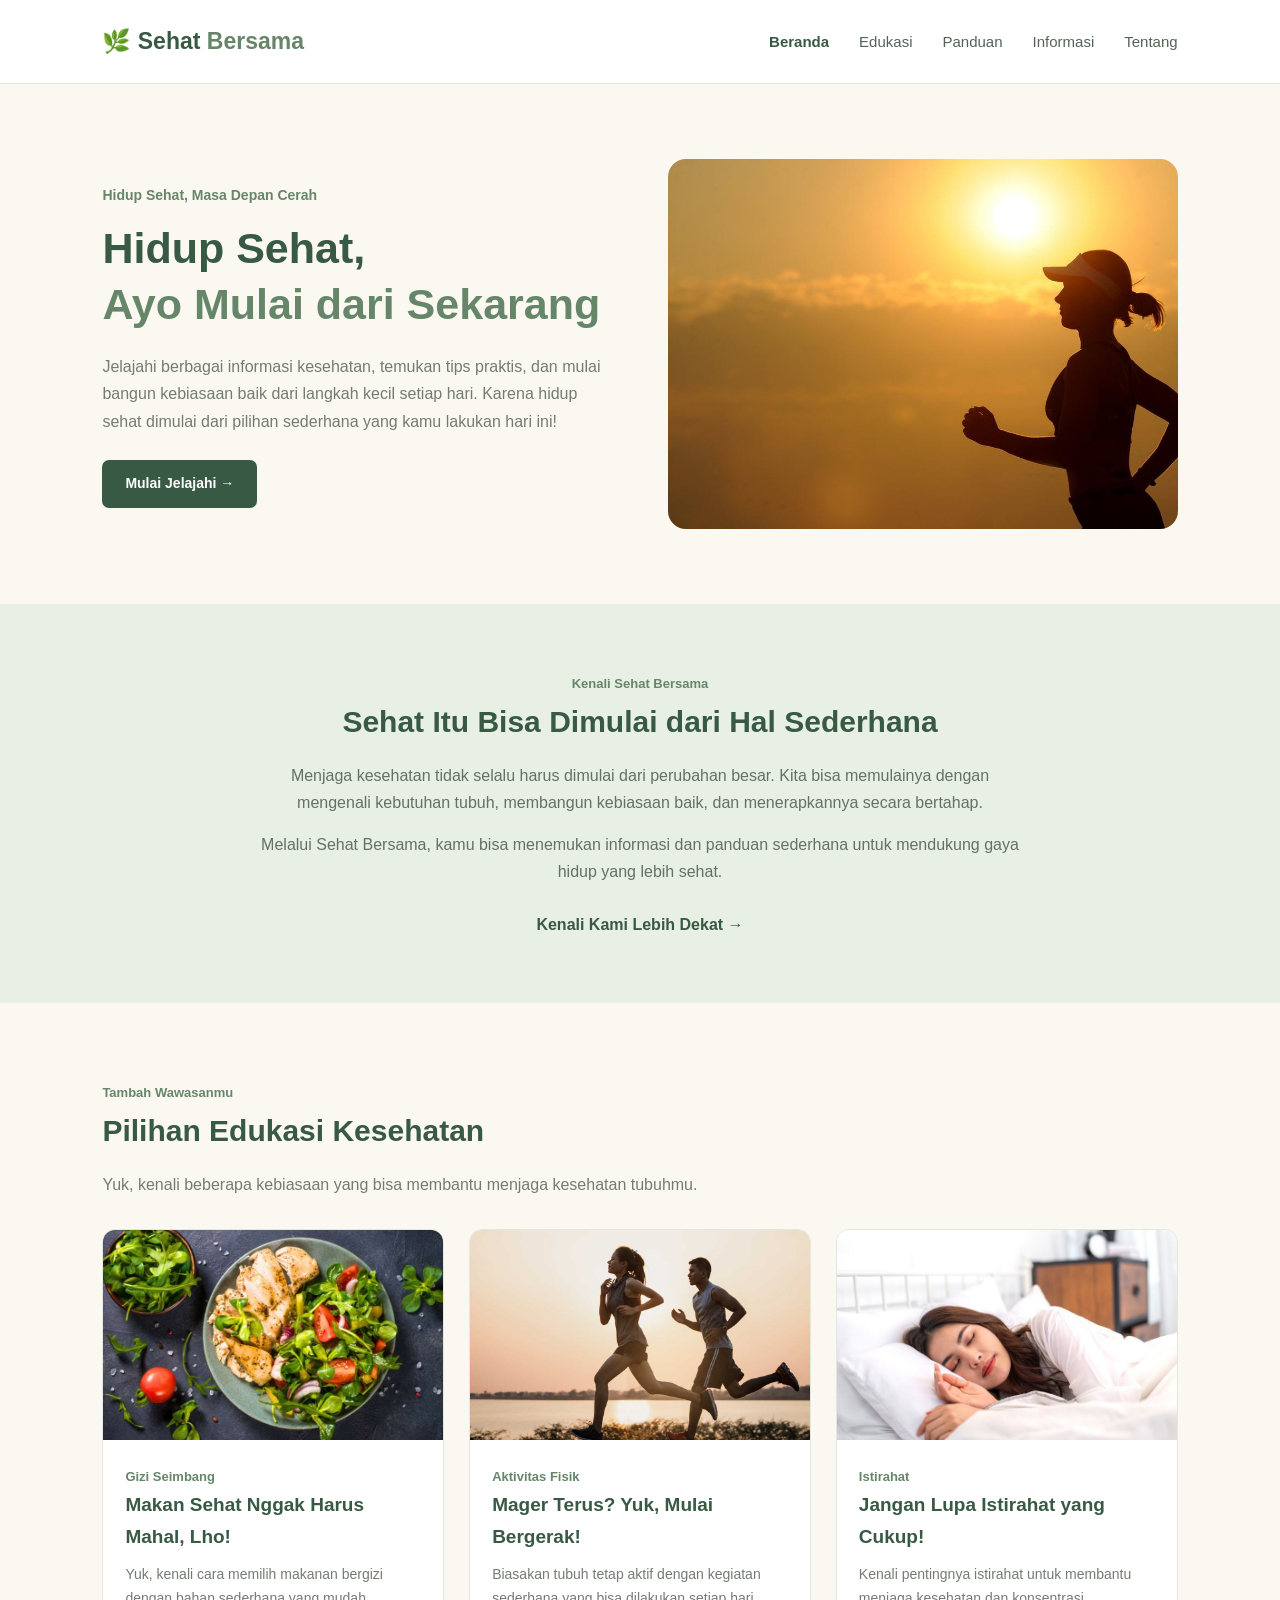
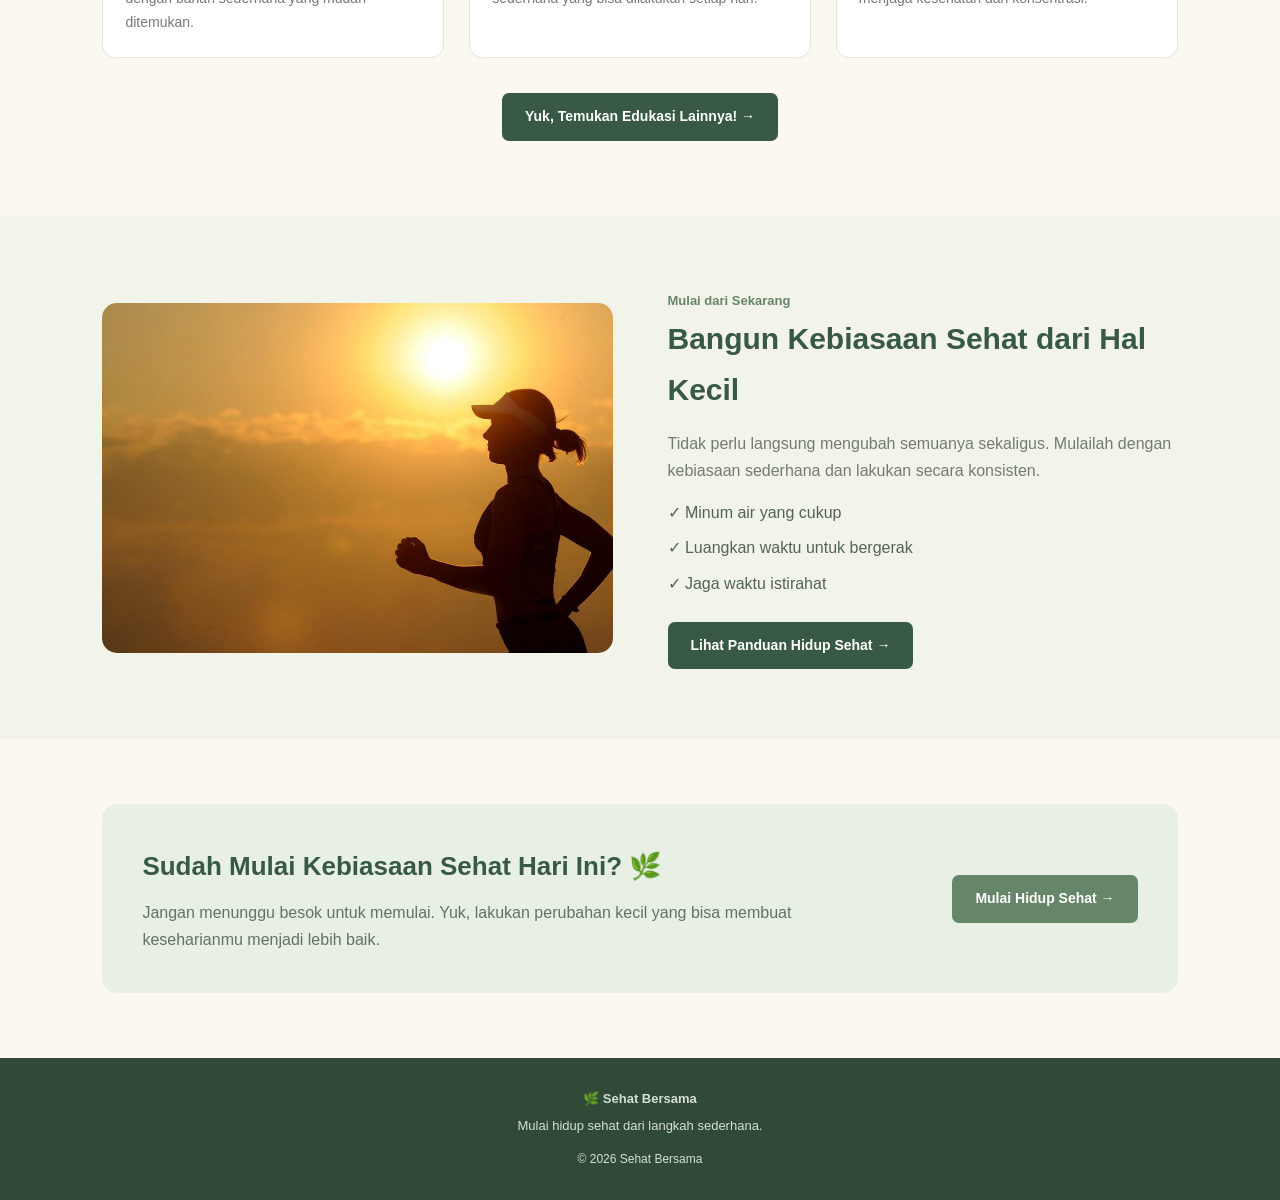
<file: Index.html>
<!DOCTYPE html>
<html lang="id">
<head>
    <meta charset="UTF-8">
    <meta name="viewport" content="width=device-width, initial-scale=1.0">

    <meta name="description" content="Sehat Bersama menyediakan informasi dan panduan sederhana untuk membantu membangun kebiasaan hidup sehat.">

    <title>Sehat Bersama | Beranda</title>

    <link rel="stylesheet" href="style-beranda.css">
</head>
<body>

    <!-- Navigasi -->
    <header class="header">
        <a href="index.html" class="logo">
            🌿 Sehat <span>Bersama</span>
        </a>

        <nav class="navbar">
            <a href="index.html" class="active">Beranda</a>
            <a href="edukasi.html">Edukasi</a>
            <a href="panduan.html">Panduan</a>
            <a href="informasi.html">Informasi</a>
            <a href="tentang.html">Tentang</a>
        </nav>
    </header>


    <main>

        <!-- Bagian utama -->
        <section class="hero">
            <div class="hero-text">
                <span class="label">Hidup Sehat, Masa Depan Cerah</span>

                <h1>
                    Hidup Sehat,<br>
                    <span>Ayo Mulai dari Sekarang</span>
                </h1>

                <p>
                    Jelajahi berbagai informasi kesehatan, temukan tips praktis,
                    dan mulai bangun kebiasaan baik dari langkah kecil setiap hari.
                    Karena hidup sehat dimulai dari pilihan sederhana yang kamu lakukan hari ini!
                </p>

                <a href="edukasi.html" class="btn">
                    Mulai Jelajahi →
                </a>
            </div>

            <div class="hero-image">
                <img
                    src="beranda.jpg"
                    alt="Suasana tenang untuk mendukung gaya hidup sehat">
            </div>
        </section>


        <!-- Pengenalan Sehat Bersama -->
        <section class="intro-section">
            <div class="intro-text">
                <span class="kategori">Kenali Sehat Bersama</span>

                <h2>Sehat Itu Bisa Dimulai dari Hal Sederhana</h2>

                <p>
                    Menjaga kesehatan tidak selalu harus dimulai dari perubahan
                    besar. Kita bisa memulainya dengan mengenali kebutuhan tubuh,
                    membangun kebiasaan baik, dan menerapkannya secara bertahap.
                </p>

                <p>
                    Melalui Sehat Bersama, kamu bisa menemukan informasi dan
                    panduan sederhana untuk mendukung gaya hidup yang lebih sehat.
                </p>

                <a href="tentang.html" class="text-link">
                    Kenali Kami Lebih Dekat →
                </a>
            </div>
        </section>


        <!-- Pilihan edukasi -->
        <section class="artikel-section">
            <div class="section-heading">
                <div>
                    <span class="kategori">Tambah Wawasanmu</span>

                    <h2>Pilihan Edukasi Kesehatan</h2>

                    <p>
                        Yuk, kenali beberapa kebiasaan yang bisa membantu
                        menjaga kesehatan tubuhmu.
                    </p>
                </div>
            </div>

            <div class="artikel-grid">

                <!-- Edukasi Gizi Seimbang -->
                <article class="artikel-card">
                    <img
                        src="food.jpg"
                        alt="Beragam makanan sehat dan sayuran">

                    <div class="artikel-content">
                        <span class="kategori">Gizi Seimbang</span>

                        <h3>Makan Sehat Nggak Harus Mahal, Lho!</h3>

                        <p>
                            Yuk, kenali cara memilih makanan bergizi
                            dengan bahan sederhana yang mudah ditemukan.
                        </p>
                    </div>
                </article>


                <!-- Edukasi Aktivitas Fisik -->
                <article class="artikel-card">
                    <img
                        src="olahraga.jpg"
                        alt="Contoh olahraga sederhana di rumah">

                    <div class="artikel-content">
                        <span class="kategori">Aktivitas Fisik</span>

                        <h3>Mager Terus? Yuk, Mulai Bergerak!</h3>

                        <p>
                            Biasakan tubuh tetap aktif dengan kegiatan
                            sederhana yang bisa dilakukan setiap hari.
                        </p>
                    </div>
                </article>


                <!-- Edukasi Istirahat -->
                <article class="artikel-card">
                    <img
                        src="istirahat.jpg"
                        alt="Suasana kamar yang nyaman untuk beristirahat">

                    <div class="artikel-content">
                        <span class="kategori">Istirahat</span>

                        <h3>Jangan Lupa Istirahat yang Cukup!</h3>

                        <p>
                            Kenali pentingnya istirahat untuk membantu
                            menjaga kesehatan dan konsentrasi.
                        </p>
                    </div>
                </article>

            </div>

            <div class="artikel-link">
                <a href="edukasi.html" class="btn">
                    Yuk, Temukan Edukasi Lainnya! →
                </a>
            </div>
        </section>


        <!-- Cuplikan panduan -->
        <section class="panduan-section">
            <div class="panduan-image">
                <img
                    src="beranda.jpg"
                    alt="Suasana tenang untuk beristirahat dan menenangkan pikiran">
            </div>

            <div class="panduan-text">
                <span class="kategori">Mulai dari Sekarang</span>

                <h2>Bangun Kebiasaan Sehat dari Hal Kecil</h2>

                <p>
                    Tidak perlu langsung mengubah semuanya sekaligus.
                    Mulailah dengan kebiasaan sederhana dan lakukan secara konsisten.
                </p>

                <ul>
                    <li>✓ Minum air yang cukup</li>
                    <li>✓ Luangkan waktu untuk bergerak</li>
                    <li>✓ Jaga waktu istirahat</li>
                </ul>

                <a href="panduan.html" class="btn">
                    Lihat Panduan Hidup Sehat →
                </a>
            </div>
        </section>


        <!-- Ajakan penutup -->
        <section class="tips-banner">
            <div class="tips-text">
                <h2>Sudah Mulai Kebiasaan Sehat Hari Ini? 🌿</h2>

                <p>
                    Jangan menunggu besok untuk memulai. Yuk, lakukan perubahan
                    kecil yang bisa membuat keseharianmu menjadi lebih baik.
                </p>
            </div>

            <a href="panduan.html" class="btn btn-pink">
                Mulai Hidup Sehat →
            </a>
        </section>

    </main>


    <!-- Footer -->
    <footer class="footer">
        <p class="footer-logo">🌿 Sehat Bersama</p>

        <p>Mulai hidup sehat dari langkah sederhana.</p>

        <p class="copyright">
            &copy; 2026 Sehat Bersama
        </p>
    </footer>

</body>
</html>
</file>
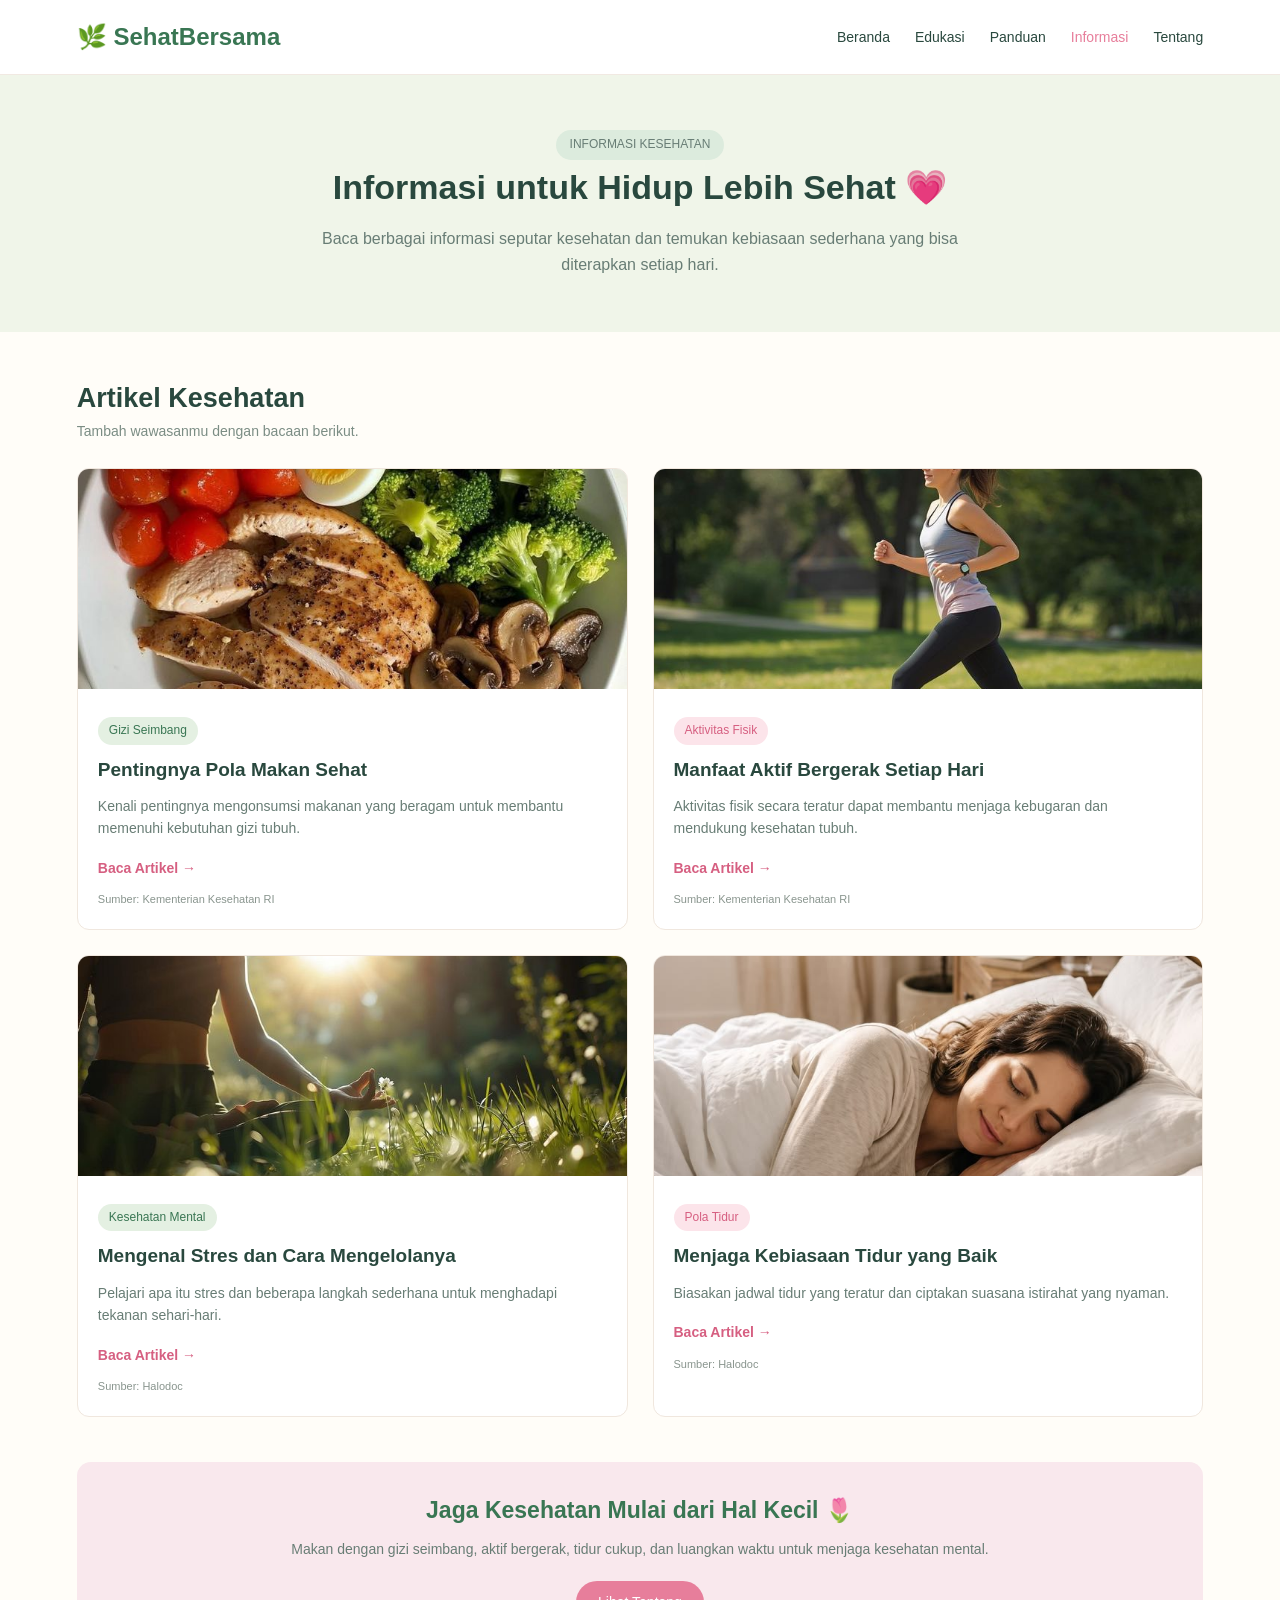
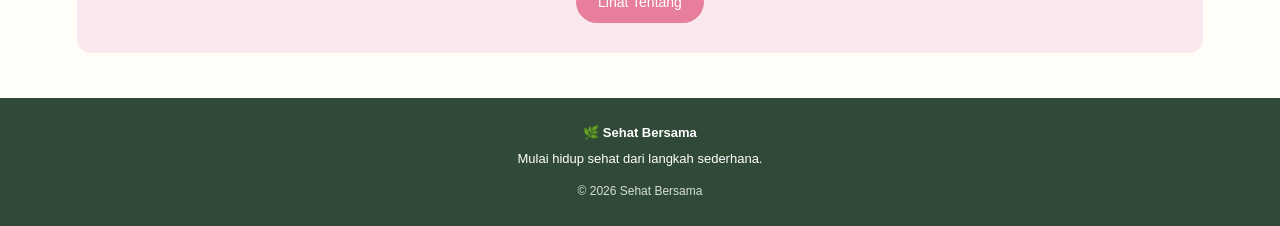
<file: informasi.html>
<!DOCTYPE html>
<html lang="id">
<head>
    <meta charset="UTF-8">
    <meta name="viewport" content="width=device-width, initial-scale=1.0">
    <title>Informasi Kesehatan | Sehat Bersama</title>
    <link rel="stylesheet" href="style-informasi.css">
</head>
<body>

    <!-- Navbar -->
    <header>
        <nav class="navbar">
            <h2 class="logo">🌿 SehatBersama</span></h2>

            <ul class="nav-menu">
                <li><a href="index.html">Beranda</a></li>
                <li><a href="edukasi.html">Edukasi</a></li>
                <li><a href="panduan.html">Panduan</a></li>
                <li><a href="informasi.html" class="active">Informasi</a></li>
                <li><a href="tentang.html">Tentang</a></li>
            </ul>
        </nav>
    </header>

    <!-- Judul halaman -->
    <section class="judul-halaman">
        <p class="label">INFORMASI KESEHATAN</p>
        <h1>Informasi untuk Hidup Lebih Sehat 💗</h1>
        <p>
            Baca berbagai informasi seputar kesehatan dan temukan
            kebiasaan sederhana yang bisa diterapkan setiap hari.
        </p>
    </section>

    <!-- Daftar artikel -->
    <section class="daftar-informasi">

        <div class="judul-section">
            <h2>Artikel Kesehatan</h2>
            <p>Tambah wawasanmu dengan bacaan berikut.</p>
        </div>

        <div class="kumpulan-kartu">

            <!-- Artikel 1 -->
            <div class="kartu">
                <img
                    src="Makanan sehat.jpg"
                    alt="Makanan sehat">

                <div class="isi-kartu">
                    <span class="kategori hijau">Gizi Seimbang</span>
                    <h3>Pentingnya Pola Makan Sehat</h3>
                    <p>
                        Kenali pentingnya mengonsumsi makanan yang
                        beragam untuk membantu memenuhi kebutuhan gizi tubuh.
                    </p>

                    <a
                        href="https://keslan.kemkes.go.id/view_artikel/3467/pola-makan-yang-sehat"
                        target="_blank"
                        rel="noopener noreferrer">
                        Baca Artikel →
                    </a>

                    <small>Sumber: Kementerian Kesehatan RI</small>
                </div>
            </div>

            <!-- Artikel 2 -->
            <div class="kartu">
                <img
                    src="Aktivitas fisik.jpg"
                    alt="Orang sedang berolahraga">

                <div class="isi-kartu">
                    <span class="kategori pink">Aktivitas Fisik</span>
                    <h3>Manfaat Aktif Bergerak Setiap Hari</h3>
                    <p>
                        Aktivitas fisik secara teratur dapat membantu
                        menjaga kebugaran dan mendukung kesehatan tubuh.
                    </p>

                    <a
                        href="https://upk.kemkes.go.id/new/6-manfaat-aktivitas-fisik"
                        target="_blank"
                        rel="noopener noreferrer">
                        Baca Artikel →
                    </a>

                    <small>Sumber: Kementerian Kesehatan RI</small>
                </div>
            </div>

            <!-- Artikel 3 -->
            <div class="kartu">
                <img
                    src="Kesehatan mental.jpg"
                    alt="Suasana relaksasi">

                <div class="isi-kartu">
                    <span class="kategori hijau">Kesehatan Mental</span>
                    <h3>Mengenal Stres dan Cara Mengelolanya</h3>
                    <p>
                        Pelajari apa itu stres dan beberapa langkah
                        sederhana untuk menghadapi tekanan sehari-hari.
                    </p>

                    <a
                        href="https://www.halodoc.com/kesehatan/kesehatan-mental?srsltid=AYCX9vJRVHr8eKQbOxNOJ3jrbwyta1dOIupzgLFlteJFiO_tIv8tdIsv"
                        target="_blank"
                        rel="noopener noreferrer">
                        Baca Artikel →
                    </a>

                    <small>Sumber: Halodoc</small>
                </div>
            </div>

            <!-- Artikel 4 -->
            <div class="kartu">
                <img
                    src="Pola tidur.jpg"
                    alt="Kamar tidur yang nyaman">

                <div class="isi-kartu">
                    <span class="kategori pink">Pola Tidur</span>
                    <h3>Menjaga Kebiasaan Tidur yang Baik</h3>
                    <p>
                        Biasakan jadwal tidur yang teratur dan ciptakan
                        suasana istirahat yang nyaman.
                    </p>

                    <a
                        href="https://www.halodoc.com/artikel/kenali-pola-tidur-yang-baik-untuk-kesehatan?srsltid=AYCX9vLqEjLrZXadG1Yli5sNaac3KdK78Kx70rJsf2BUHKmoVTurCMfi"
                        target="_blank"
                        rel="noopener noreferrer">
                        Baca Artikel →
                    </a>

                    <small>Sumber: Halodoc</small>
                </div>
            </div>

        </div>
    </section>

    <!-- Pengingat -->
    <section class="pengingat">
        <h2>Jaga Kesehatan Mulai dari Hal Kecil 🌷</h2>
        <p>
            Makan dengan gizi seimbang, aktif bergerak, tidur cukup,
            dan luangkan waktu untuk menjaga kesehatan mental.
        </p>
        <a href="tentang.html" class="tombol">Lihat Tentang</a>
    </section>

    <!-- Footer -->
    <footer class="footer">
        <p class="footer-logo">🌿 Sehat Bersama</p>
        <p>Mulai hidup sehat dari langkah sederhana.</p>
        <p class="copyright">
            &copy; 2026 Sehat Bersama
        </p>
    </footer>

</body>
</html>
</file>
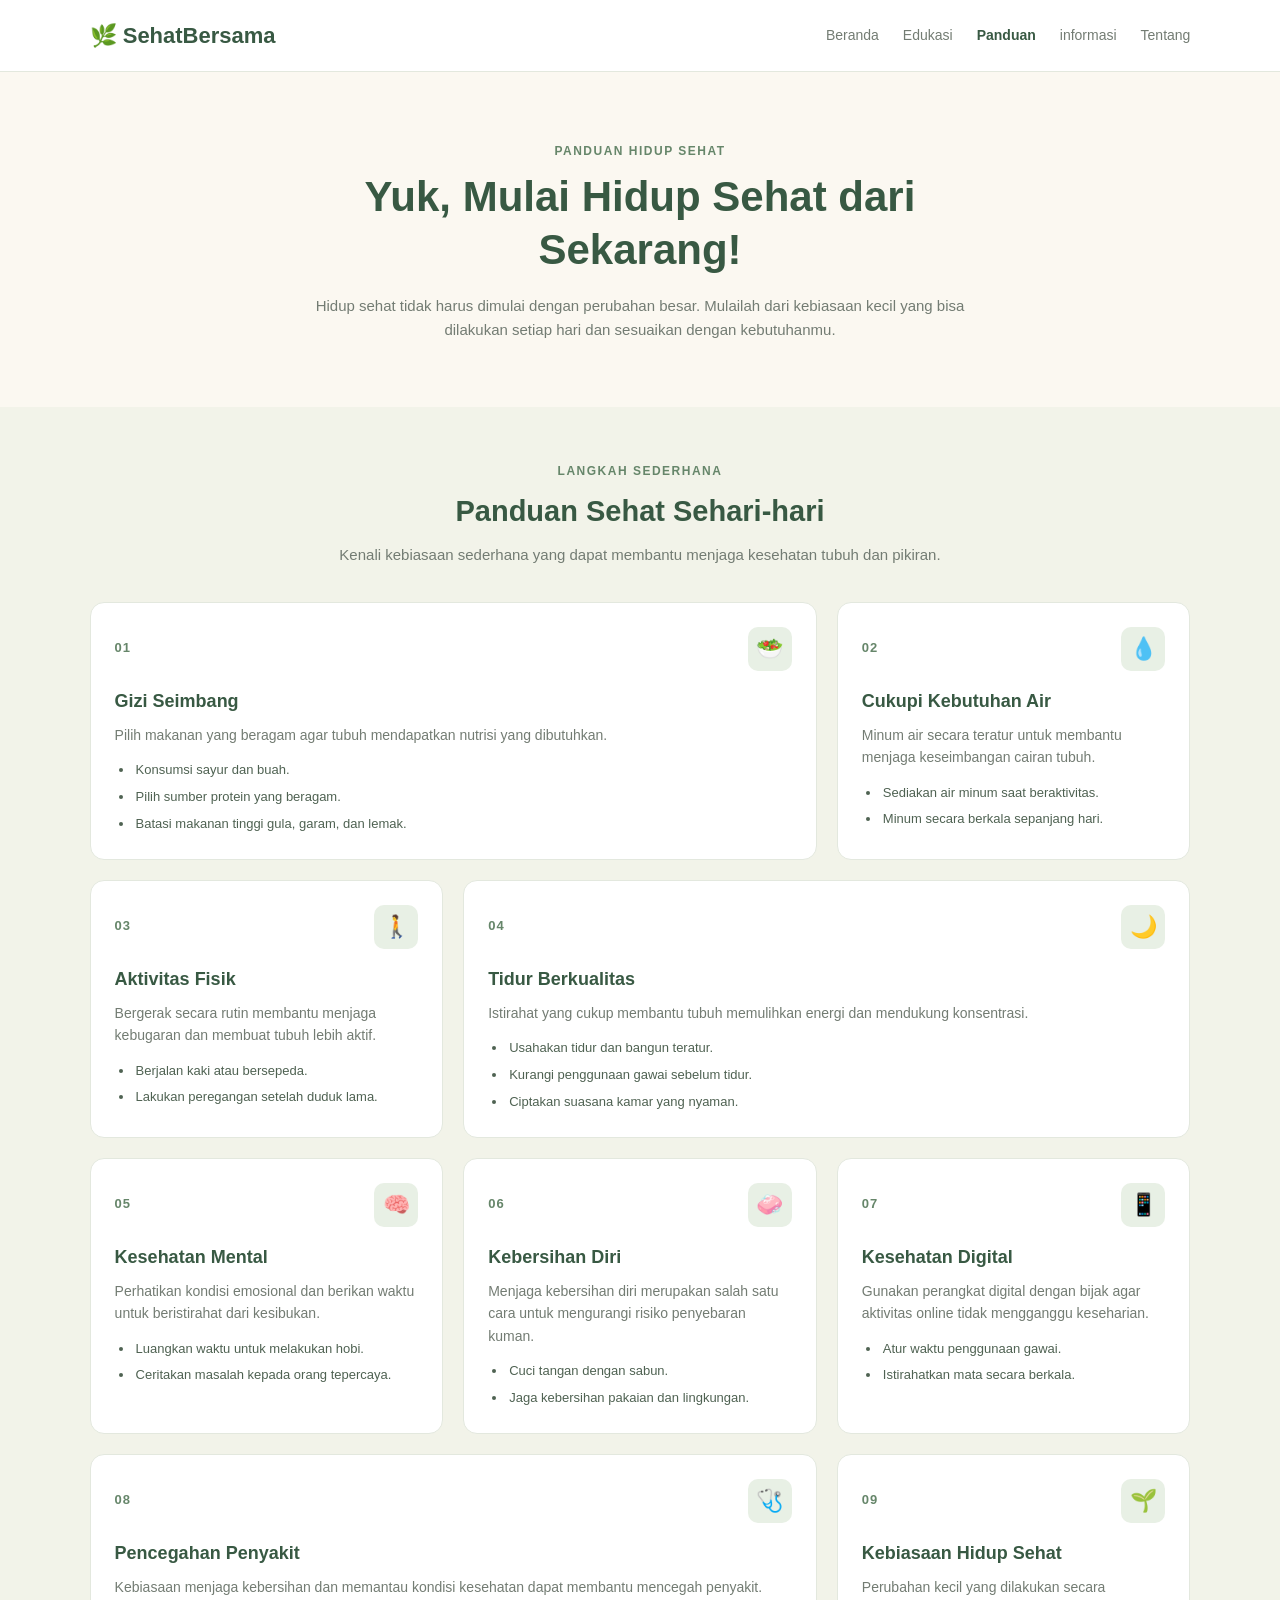
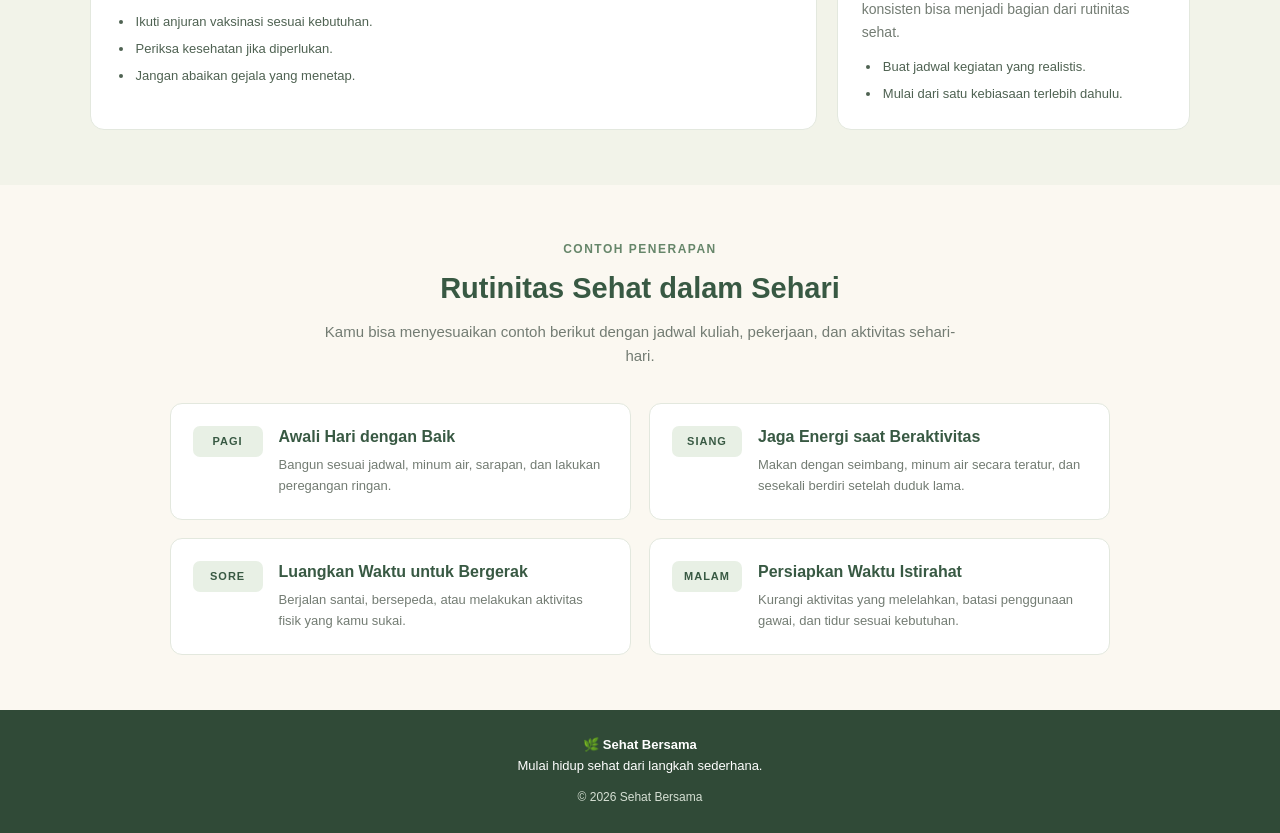
<file: panduan.html>
<!DOCTYPE html>
<html lang="id">
<head>
    <meta charset="UTF-8">
    <meta name="viewport" content="width=device-width, initial-scale=1.0">
    <title>Panduan Sehat | SehatBersama</title>
    <link rel="stylesheet" href="style-panduan.css">
</head>
<body>

    <!-- Header -->
    <header class="header">
        <a href="index.html" class="logo">
            🌿 SehatBersama</span>
        </a>

        <nav class="navbar">
            <a href="index.html">Beranda</a>
            <a href="edukasi.html">Edukasi</a>
            <a href="panduan.html" class="active">Panduan</a>
            <a href="informasi.html">informasi</a>
            <a href="tentang.html">Tentang</a>
        </nav>
    </header>

    <main>
        <!-- Hero -->
        <section class="panduan-hero">
            <p class="hero-label">PANDUAN HIDUP SEHAT</p>
            <h1>Yuk, Mulai Hidup Sehat dari Sekarang!</h1>
            <p class="hero-description">
                Hidup sehat tidak harus dimulai dengan perubahan besar.
                Mulailah dari kebiasaan kecil yang bisa dilakukan setiap hari
                dan sesuaikan dengan kebutuhanmu.
            </p>
        </section>

        <!-- Panduan sehari-hari -->
        <section class="panduan-section">
            <div class="section-heading">
                <p class="section-label">LANGKAH SEDERHANA</p>
                <h2>Panduan Sehat Sehari-hari</h2>
                <p>
                    Kenali kebiasaan sederhana yang dapat membantu menjaga
                    kesehatan tubuh dan pikiran.
                </p>
            </div>

            <div class="panduan-grid">

                <article class="panduan-card card-utama">
                    <div class="card-top">
                        <span class="nomor">01</span>
                        <span class="ikon">🥗</span>
                    </div>
                    <h3>Gizi Seimbang</h3>
                    <p>
                        Pilih makanan yang beragam agar tubuh mendapatkan
                        nutrisi yang dibutuhkan.
                    </p>
                    <ul>
                        <li>Konsumsi sayur dan buah.</li>
                        <li>Pilih sumber protein yang beragam.</li>
                        <li>Batasi makanan tinggi gula, garam, dan lemak.</li>
                    </ul>
                </article>

                <article class="panduan-card card-kecil">
                    <div class="card-top">
                        <span class="nomor">02</span>
                        <span class="ikon">💧</span>
                    </div>
                    <h3>Cukupi Kebutuhan Air</h3>
                    <p>
                        Minum air secara teratur untuk membantu menjaga
                        keseimbangan cairan tubuh.
                    </p>
                    <ul>
                        <li>Sediakan air minum saat beraktivitas.</li>
                        <li>Minum secara berkala sepanjang hari.</li>
                    </ul>
                </article>

                <article class="panduan-card card-kecil">
                    <div class="card-top">
                        <span class="nomor">03</span>
                        <span class="ikon">🚶</span>
                    </div>
                    <h3>Aktivitas Fisik</h3>
                    <p>
                        Bergerak secara rutin membantu menjaga kebugaran
                        dan membuat tubuh lebih aktif.
                    </p>
                    <ul>
                        <li>Berjalan kaki atau bersepeda.</li>
                        <li>Lakukan peregangan setelah duduk lama.</li>
                    </ul>
                </article>

                <article class="panduan-card card-utama">
                    <div class="card-top">
                        <span class="nomor">04</span>
                        <span class="ikon">🌙</span>
                    </div>
                    <h3>Tidur Berkualitas</h3>
                    <p>
                        Istirahat yang cukup membantu tubuh memulihkan energi
                        dan mendukung konsentrasi.
                    </p>
                    <ul>
                        <li>Usahakan tidur dan bangun teratur.</li>
                        <li>Kurangi penggunaan gawai sebelum tidur.</li>
                        <li>Ciptakan suasana kamar yang nyaman.</li>
                    </ul>
                </article>

                <article class="panduan-card card-kecil">
                    <div class="card-top">
                        <span class="nomor">05</span>
                        <span class="ikon">🧠</span>
                    </div>
                    <h3>Kesehatan Mental</h3>
                    <p>
                        Perhatikan kondisi emosional dan berikan waktu
                        untuk beristirahat dari kesibukan.
                    </p>
                    <ul>
                        <li>Luangkan waktu untuk melakukan hobi.</li>
                        <li>Ceritakan masalah kepada orang tepercaya.</li>
                    </ul>
                </article>

                <article class="panduan-card card-kecil">
                    <div class="card-top">
                        <span class="nomor">06</span>
                        <span class="ikon">🧼</span>
                    </div>
                    <h3>Kebersihan Diri</h3>
                    <p>
                        Menjaga kebersihan diri merupakan salah satu cara
                        untuk mengurangi risiko penyebaran kuman.
                    </p>
                    <ul>
                        <li>Cuci tangan dengan sabun.</li>
                        <li>Jaga kebersihan pakaian dan lingkungan.</li>
                    </ul>
                </article>

                <article class="panduan-card card-kecil">
                    <div class="card-top">
                        <span class="nomor">07</span>
                        <span class="ikon">📱</span>
                    </div>
                    <h3>Kesehatan Digital</h3>
                    <p>
                        Gunakan perangkat digital dengan bijak agar
                        aktivitas online tidak mengganggu keseharian.
                    </p>
                    <ul>
                        <li>Atur waktu penggunaan gawai.</li>
                        <li>Istirahatkan mata secara berkala.</li>
                    </ul>
                </article>

                <article class="panduan-card card-utama">
                    <div class="card-top">
                        <span class="nomor">08</span>
                        <span class="ikon">🩺</span>
                    </div>
                    <h3>Pencegahan Penyakit</h3>
                    <p>
                        Kebiasaan menjaga kebersihan dan memantau kondisi
                        kesehatan dapat membantu mencegah penyakit.
                    </p>
                    <ul>
                        <li>Ikuti anjuran vaksinasi sesuai kebutuhan.</li>
                        <li>Periksa kesehatan jika diperlukan.</li>
                        <li>Jangan abaikan gejala yang menetap.</li>
                    </ul>
                </article>

                <article class="panduan-card card-kecil">
                    <div class="card-top">
                        <span class="nomor">09</span>
                        <span class="ikon">🌱</span>
                    </div>
                    <h3>Kebiasaan Hidup Sehat</h3>
                    <p>
                        Perubahan kecil yang dilakukan secara konsisten
                        bisa menjadi bagian dari rutinitas sehat.
                    </p>
                    <ul>
                        <li>Buat jadwal kegiatan yang realistis.</li>
                        <li>Mulai dari satu kebiasaan terlebih dahulu.</li>
                    </ul>
                </article>

            </div>
        </section>

        <!-- Rutinitas harian -->
        <section class="rutinitas-section">
            <div class="section-heading">
                <p class="section-label">CONTOH PENERAPAN</p>
                <h2>Rutinitas Sehat dalam Sehari</h2>
                <p>
                    Kamu bisa menyesuaikan contoh berikut dengan jadwal
                    kuliah, pekerjaan, dan aktivitas sehari-hari.
                </p>
            </div>

            <div class="rutinitas-list">
                <article class="rutinitas-item">
                    <span class="rutinitas-waktu">PAGI</span>
                    <div>
                        <h3>Awali Hari dengan Baik</h3>
                        <p>
                            Bangun sesuai jadwal, minum air, sarapan,
                            dan lakukan peregangan ringan.
                        </p>
                    </div>
                </article>

                <article class="rutinitas-item">
                    <span class="rutinitas-waktu">SIANG</span>
                    <div>
                        <h3>Jaga Energi saat Beraktivitas</h3>
                        <p>
                            Makan dengan seimbang, minum air secara teratur,
                            dan sesekali berdiri setelah duduk lama.
                        </p>
                    </div>
                </article>

                <article class="rutinitas-item">
                    <span class="rutinitas-waktu">SORE</span>
                    <div>
                        <h3>Luangkan Waktu untuk Bergerak</h3>
                        <p>
                            Berjalan santai, bersepeda, atau melakukan
                            aktivitas fisik yang kamu sukai.
                        </p>
                    </div>
                </article>

                <article class="rutinitas-item">
                    <span class="rutinitas-waktu">MALAM</span>
                    <div>
                        <h3>Persiapkan Waktu Istirahat</h3>
                        <p>
                            Kurangi aktivitas yang melelahkan, batasi
                            penggunaan gawai, dan tidur sesuai kebutuhan.
                        </p>
                    </div>
                </article>
            </div>
        </section>
    </main>
    <footer class="footer">
        <p class="footer-logo">🌿 Sehat Bersama</p>
        <p>Mulai hidup sehat dari langkah sederhana.</p>
        <p class="copyright">
            &copy; 2026 Sehat Bersama
        </p>
    </footer>
</body>
</html>
</file>
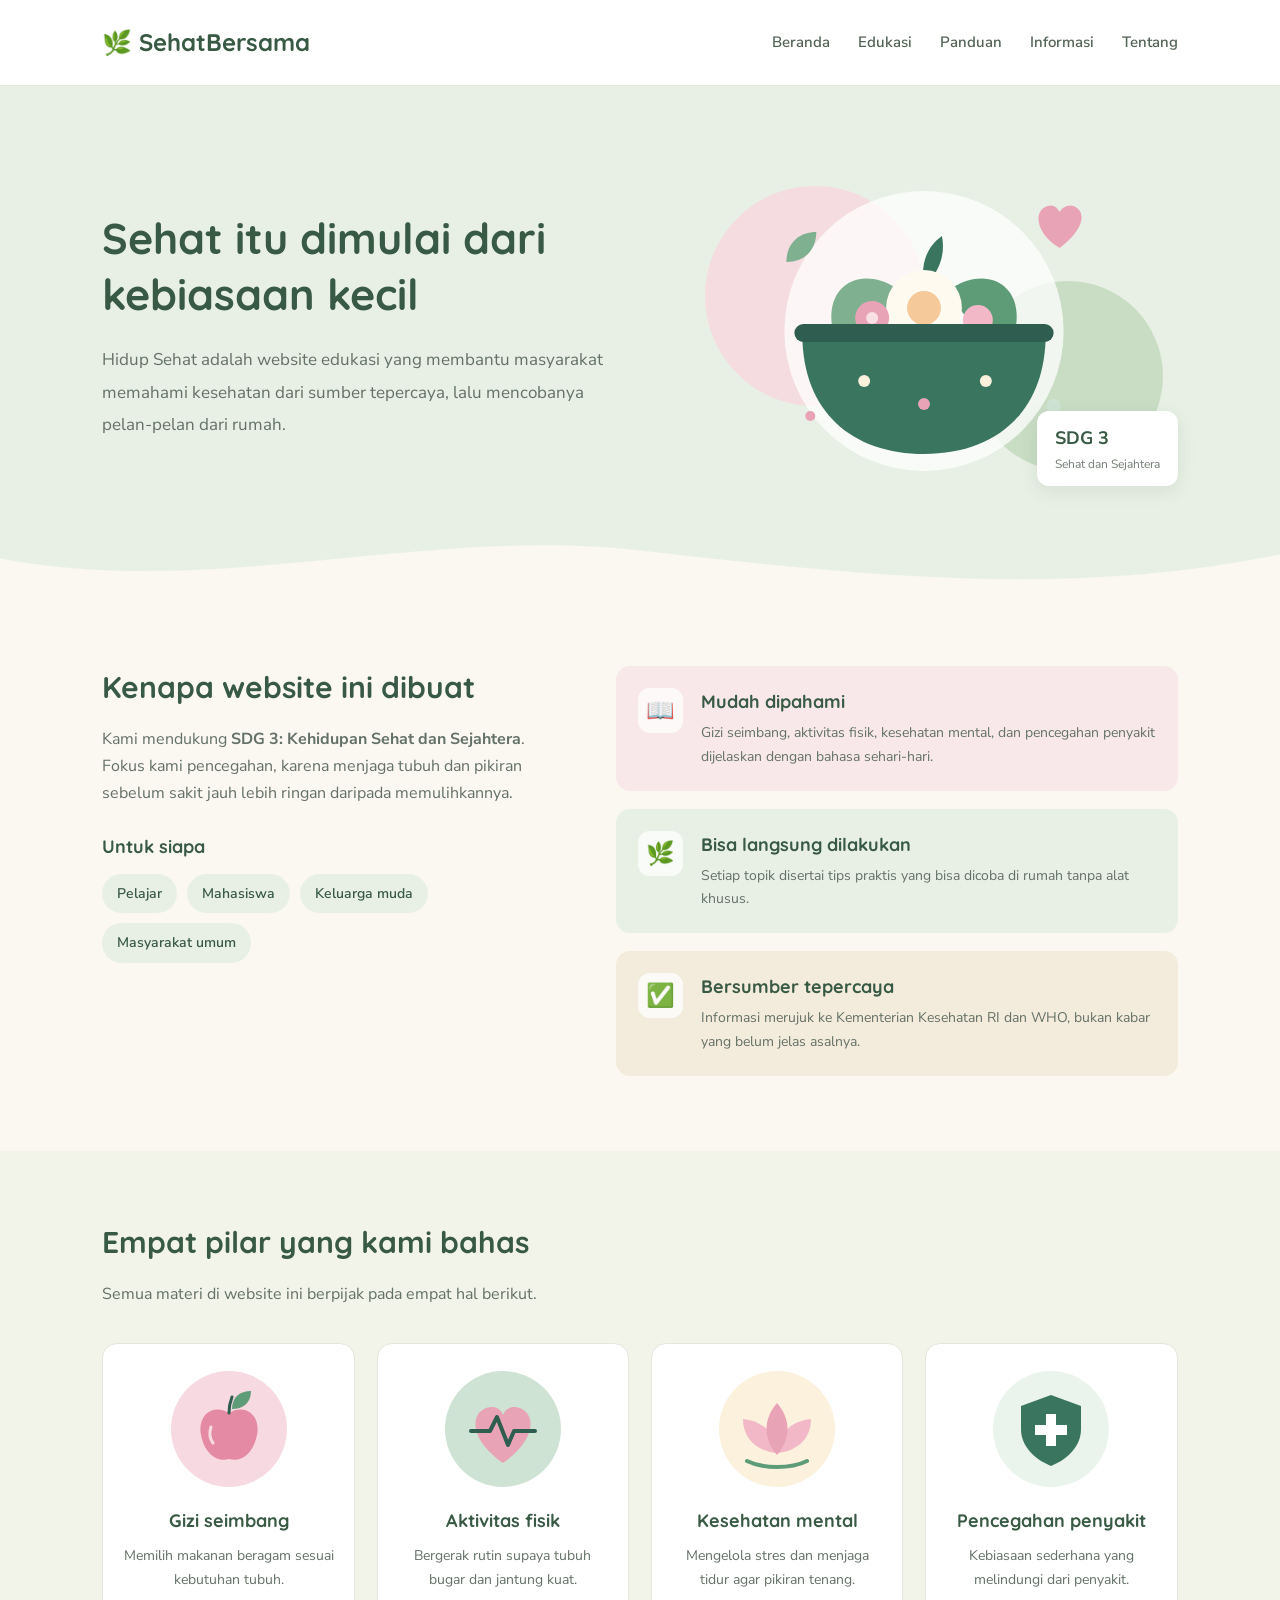
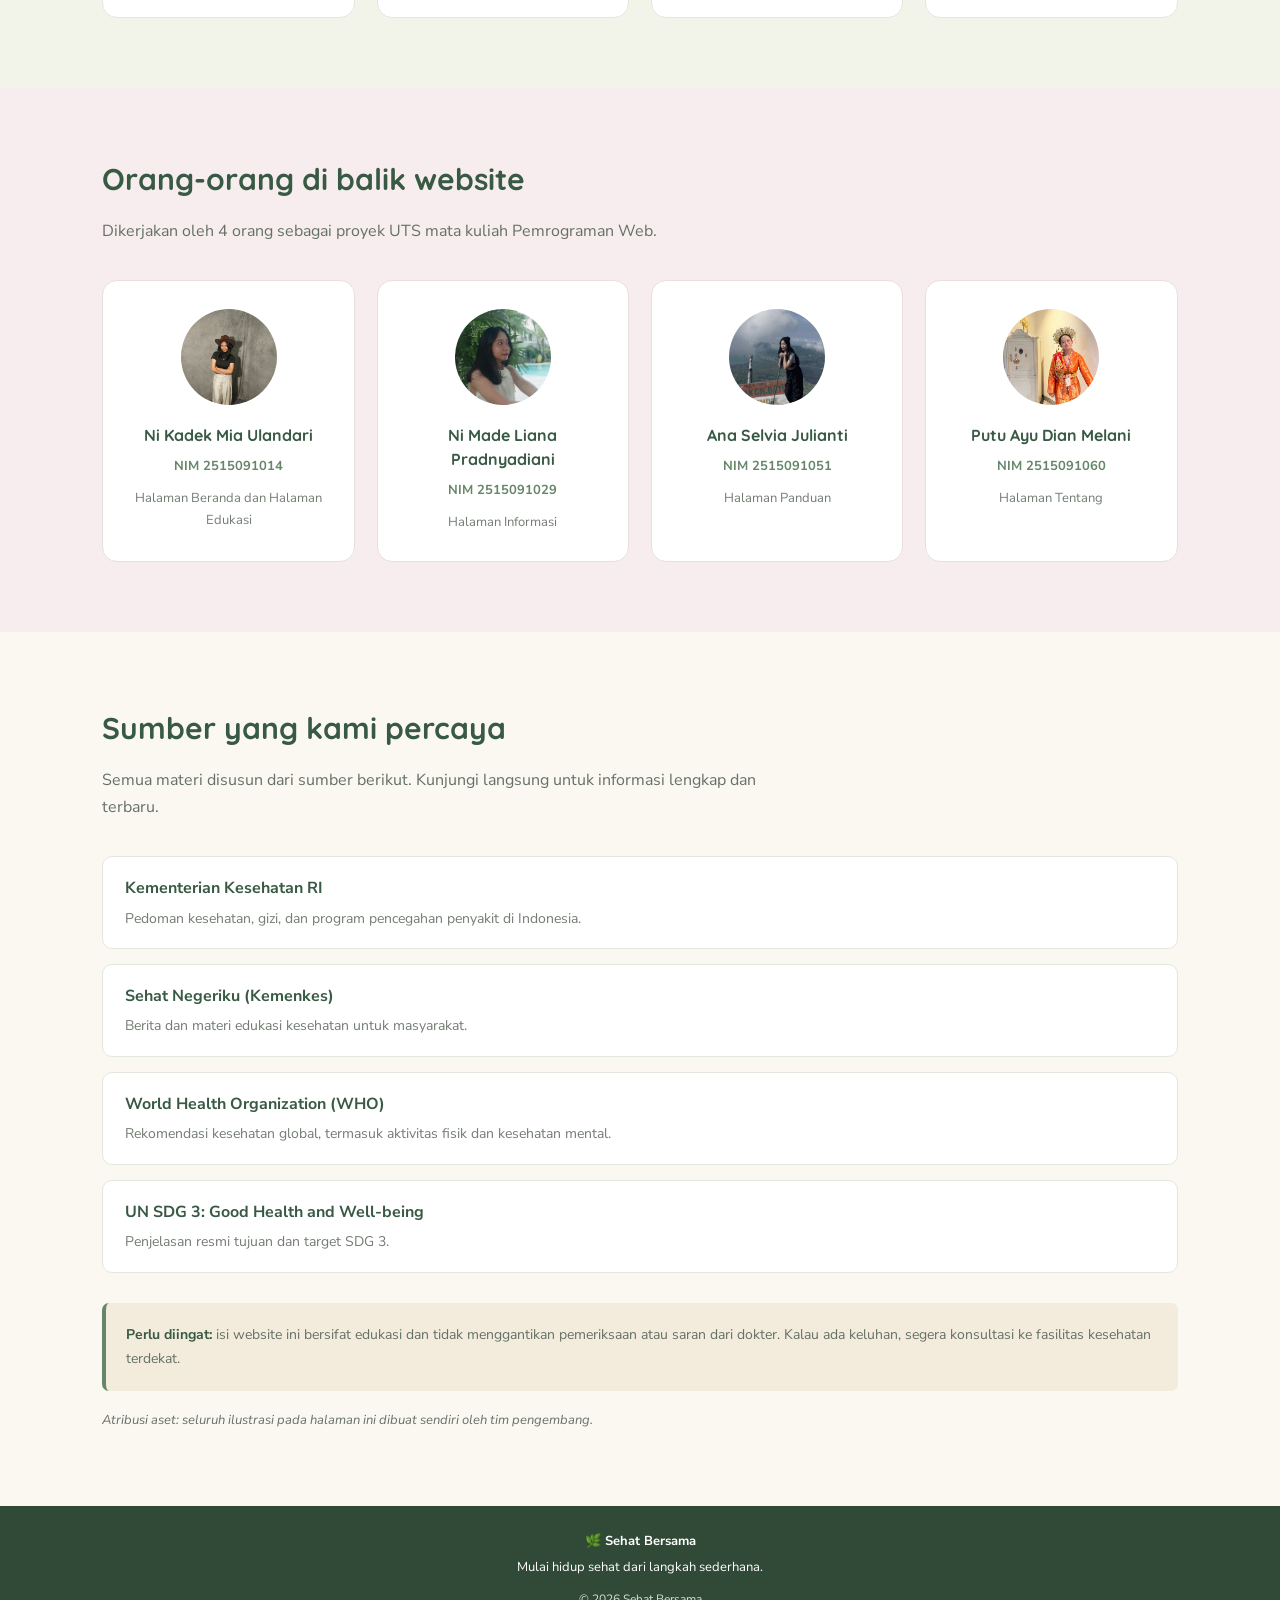
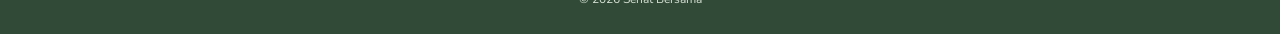
<file: tentang.html>
<!DOCTYPE html>
<html lang="id">
<head>
  <meta charset="UTF-8">
  <meta name="viewport" content="width=device-width, initial-scale=1.0">
  <meta name="description" content="Tujuan website Hidup Sehat, empat pilar hidup sehat, tim pengembang, dan referensi kesehatan tepercaya.">
  <title>Tentang | Hidup Sehat</title>
  <link rel="preconnect" href="https://fonts.googleapis.com">
  <link rel="preconnect" href="https://fonts.gstatic.com" crossorigin>
  <link href="https://fonts.googleapis.com/css2?family=Nunito+Sans:wght@400;600&family=Quicksand:wght@500;700&display=swap" rel="stylesheet">
  <link rel="stylesheet" href="style-tentang.css">
</head>
<body>
  <a class="skip-link" href="#konten">Lewati ke konten utama</a>

    <header>
        <nav class="navbar">
            <h2 class="logo"> 🌿 SehatBersama</span></h2>

            <ul class="nav-menu">
                <li><a href="index.html">Beranda</a></li>
                <li><a href="edukasi.html">Edukasi</a></li>
                <li><a href="panduan.html">Panduan</a></li>
                <li><a href="informasi.html">Informasi</a></li>
                <li><a href="tentang.html">Tentang</a></li>
            </ul>
        </nav>
    </header>

  <main id="konten">
    <!-- HERO -->
    <section class="page-hero">
      <div class="container hero-inner">
        <div class="hero-text">
          <h1>Sehat itu dimulai dari kebiasaan kecil</h1>
          <p class="lead">Hidup Sehat adalah website edukasi yang membantu masyarakat memahami kesehatan dari sumber tepercaya, lalu mencobanya pelan-pelan dari rumah.</p>
        </div>

        <div class="hero-art">
          <span class="blob blob-pink" aria-hidden="true"></span>
          <span class="blob blob-green" aria-hidden="true"></span>
          <img class="hero-img" src="hero-sehat.svg" alt="Ilustrasi mangkuk makanan sehat berisi sayur, telur, dan lobak" width="400" height="320">
          <div class="sdg-badge">
            <strong>SDG 3</strong>
            <span>Sehat dan Sejahtera</span>
          </div>
        </div>
      </div>

      <svg class="wave" viewBox="0 0 1440 80" preserveAspectRatio="none" aria-hidden="true">
        <path d="M0,40 C240,90 480,0 720,30 C960,60 1200,90 1440,35 L1440,80 L0,80 Z"/>
      </svg>
    </section>

    <!-- TUJUAN -->
    <section class="section" aria-labelledby="judul-tujuan">
      <div class="container tujuan-layout">
        <div class="tujuan-intro">
          <h2 id="judul-tujuan">Kenapa website ini dibuat</h2>
          <p>Kami mendukung <strong>SDG 3: Kehidupan Sehat dan Sejahtera</strong>. Fokus kami pencegahan, karena menjaga tubuh dan pikiran sebelum sakit jauh lebih ringan daripada memulihkannya.</p>

          <h3>Untuk siapa</h3>
          <ul class="chips">
            <li>Pelajar</li>
            <li>Mahasiswa</li>
            <li>Keluarga muda</li>
            <li>Masyarakat umum</li>
          </ul>
        </div>

        <div class="petals">
          <article class="petal petal-pink">
            <span class="petal-icon" aria-hidden="true">📖</span>
            <div>
              <h3>Mudah dipahami</h3>
              <p>Gizi seimbang, aktivitas fisik, kesehatan mental, dan pencegahan penyakit dijelaskan dengan bahasa sehari-hari.</p>
            </div>
          </article>
          <article class="petal petal-green">
            <span class="petal-icon" aria-hidden="true">🌿</span>
            <div>
              <h3>Bisa langsung dilakukan</h3>
              <p>Setiap topik disertai tips praktis yang bisa dicoba di rumah tanpa alat khusus.</p>
            </div>
          </article>
          <article class="petal petal-cream">
            <span class="petal-icon" aria-hidden="true">✅</span>
            <div>
              <h3>Bersumber tepercaya</h3>
              <p>Informasi merujuk ke Kementerian Kesehatan RI dan WHO, bukan kabar yang belum jelas asalnya.</p>
            </div>
          </article>
        </div>
      </div>
    </section>

    <!-- EMPAT PILAR -->
    <section class="section section-panel panel-cream" aria-labelledby="judul-pilar">
      <div class="container">
        <h2 id="judul-pilar">Empat pilar yang kami bahas</h2>
        <p class="section-intro">Semua materi di website ini berpijak pada empat hal berikut.</p>

        <ul class="pilar-grid">
          <li class="pilar">
            <img src="pilar-gizi.svg" alt="Ikon apel untuk gizi seimbang" width="120" height="120">
            <h3>Gizi seimbang</h3>
            <p>Memilih makanan beragam sesuai kebutuhan tubuh.</p>
          </li>
          <li class="pilar">
            <img src="pilar-aktivitas.svg" alt="Ikon hati dengan denyut nadi untuk aktivitas fisik" width="120" height="120">
            <h3>Aktivitas fisik</h3>
            <p>Bergerak rutin supaya tubuh bugar dan jantung kuat.</p>
          </li>
          <li class="pilar">
            <img src="pilar-mental.svg" alt="Ikon bunga teratai untuk kesehatan mental" width="120" height="120">
            <h3>Kesehatan mental</h3>
            <p>Mengelola stres dan menjaga tidur agar pikiran tenang.</p>
          </li>
          <li class="pilar">
            <img src="pilar-pencegahan.svg" alt="Ikon perisai untuk pencegahan penyakit" width="120" height="120">
            <h3>Pencegahan penyakit</h3>
            <p>Kebiasaan sederhana yang melindungi dari penyakit.</p>
          </li>
        </ul>
      </div>
    </section>

    <!-- TIM -->
    <section class="section section-panel panel-blush" aria-labelledby="judul-tim">
      <div class="container">
        <h2 id="judul-tim">Orang-orang di balik website</h2>
        <p class="section-intro">Dikerjakan oleh 4 orang sebagai proyek UTS mata kuliah Pemrograman Web.</p>

        <ul class="team-grid">
          <!-- GANTI nama, NIM, dan tugas. Untuk foto: ganti <div class="avatar"> dengan
               <img class="avatar-photo" src="images/anggota1.jpg" alt="Foto Nama" width="96" height="96"> -->
          <li class="member">
            <img class="avatar-photo" src="miaa.jpeg" alt="Foto mia" width="96" height="96">
            <h3>Ni Kadek Mia Ulandari</h3>
            <p class="nim">NIM 2515091014</p>
            <p class="tugas">Halaman Beranda dan Halaman Edukasi</p>
          </li>
          <li class="member">
            <img class="avatar-photo" src="liana.jpeg" alt="Foto liana" width="96" height="96">
            <h3>Ni Made Liana Pradnyadiani</h3>
            <p class="nim">NIM 2515091029</p>
            <p class="tugas">Halaman Informasi</p>
          </li>
          <li class="member">
            <img class="avatar-photo" src="ana.jpeg" alt="Foto ana" width="96" height="96">
            <h3>Ana Selvia Julianti</h3>
            <p class="nim">NIM 2515091051</p>
            <p class="tugas">Halaman Panduan</p>
          </li>
          <li class="member">
            <img class="avatar-photo" src="dian.jpeg" alt="Foto dian" width="96" height="96">
            <h3>Putu Ayu Dian Melani</h3>
            <p class="nim">NIM 2515091060</p>
            <p class="tugas">Halaman Tentang</p>
          </li>
        </ul>
      </div>
    </section>

    <!-- REFERENSI -->
    <section class="section" aria-labelledby="judul-referensi">
      <div class="container">
        <h2 id="judul-referensi">Sumber yang kami percaya</h2>
        <p class="section-intro">Semua materi disusun dari sumber berikut. Kunjungi langsung untuk informasi lengkap dan terbaru.</p>

        <ul class="ref-list">
          <li>
            <a href="https://www.kemkes.go.id" target="_blank" rel="noopener noreferrer">Kementerian Kesehatan RI</a>
            <span>Pedoman kesehatan, gizi, dan program pencegahan penyakit di Indonesia.</span>
          </li>
          <li>
            <a href="https://sehatnegeriku.kemkes.go.id" target="_blank" rel="noopener noreferrer">Sehat Negeriku (Kemenkes)</a>
            <span>Berita dan materi edukasi kesehatan untuk masyarakat.</span>
          </li>
          <li>
            <a href="https://www.who.int" target="_blank" rel="noopener noreferrer">World Health Organization (WHO)</a>
            <span>Rekomendasi kesehatan global, termasuk aktivitas fisik dan kesehatan mental.</span>
          </li>
          <li>
            <a href="https://sdgs.un.org/goals/goal3" target="_blank" rel="noopener noreferrer">UN SDG 3: Good Health and Well-being</a>
            <span>Penjelasan resmi tujuan dan target SDG 3.</span>
          </li>
        </ul>

        <p class="note"><strong>Perlu diingat:</strong> isi website ini bersifat edukasi dan tidak menggantikan pemeriksaan atau saran dari dokter. Kalau ada keluhan, segera konsultasi ke fasilitas kesehatan terdekat.</p>
        <p class="credit">Atribusi aset: seluruh ilustrasi pada halaman ini dibuat sendiri oleh tim pengembang.</p>
      </div>
    </section>
  </main>

    <footer class="footer">
        <p class="footer-logo">🌿 Sehat Bersama</p>
        <p>Mulai hidup sehat dari langkah sederhana.</p>
        <p class="copyright">
            &copy; 2026 Sehat Bersama
        </p>
    </footer>
</body>
</html>
</file>
<file: style-beranda.css>
/* PENGATURAN DASAR */
* {
    margin: 0;
    padding: 0;
    box-sizing: border-box;
}

body {
    font-family: Arial, sans-serif;
    background: #FBF8F1;
    color: #344B3B;
    line-height: 1.7;
}

img {
    max-width: 100%;
    display: block;
}

a {
    text-decoration: none;
}


/* NAVIGASI */
.header {
    display: flex;
    justify-content: space-between;
    align-items: center;
    padding: 22px 8%;
    background: #FFFFFF;
    border-bottom: 1px solid #E3E8DE;
}

.logo {
    font-size: 23px;
    font-weight: bold;
    color: #385943;
}

.logo span {
    color: #66866A;
}

.navbar {
    display: flex;
    gap: 30px;
}

.navbar a {
    color: #536456;
    font-size: 15px;
}

.navbar a:hover,
.navbar a.active {
    color: #385943;
    font-weight: bold;
}


/* TOMBOL */
.btn {
    display: inline-block;
    padding: 12px 23px;
    background: #385943;
    color: white;
    border-radius: 7px;
    font-size: 14px;
    font-weight: bold;
}

.btn:hover {
    background: #66866A;
}

.text-link {
    display: inline-block;
    margin-top: 12px;
    color: #385943;
    font-weight: bold;
}


/* HERO */
.hero {
    display: flex;
    align-items: center;
    gap: 55px;
    padding: 75px 8%;
}

.hero-text,
.hero-image {
    flex: 1;
}

.label {
    display: inline-block;
    color: #66866A;
    font-size: 14px;
    font-weight: bold;
    margin-bottom: 14px;
}

.hero h1 {
    font-size: 43px;
    line-height: 1.3;
    color: #385943;
    margin-bottom: 20px;
}

.hero h1 span {
    color: #66866A;
}

.hero p {
    color: #737C73;
    margin-bottom: 25px;
}

.hero-image img {
    width: 100%;
    height: 370px;
    object-fit: cover;
    border-radius: 18px;
}


/* PENGENALAN */
.intro-section {
    padding: 65px 8%;
    background: #E8F0E5;
    text-align: center;
}

.intro-text {
    max-width: 760px;
    margin: auto;
}

.kategori {
    color: #66866A;
    font-size: 13px;
    font-weight: bold;
}

.intro-section h2,
.section-heading h2,
.panduan-text h2,
.informasi-section h2 {
    color: #385943;
    font-size: 30px;
    margin-bottom: 15px;
}

.intro-section p {
    color: #647166;
    margin-bottom: 14px;
}


/* EDUKASI PILIHAN */
.artikel-section {
    padding: 75px 8%;
}

.section-heading {
    margin-bottom: 30px;
}

.section-heading p {
    color: #737C73;
}

.artikel-grid {
    display: grid;
    grid-template-columns: repeat(3, 1fr);
    gap: 25px;
}

.artikel-card {
    background: white;
    border: 1px solid #E3E8DE;
    border-radius: 13px;
    overflow: hidden;
}

.artikel-card img {
    width: 100%;
    height: 210px;
    object-fit: cover;
}

.artikel-content {
    padding: 22px;
}

.artikel-content h3 {
    color: #385943;
    font-size: 19px;
    margin-bottom: 10px;
}

.artikel-content p {
    color: #737C73;
    font-size: 14px;
}

.artikel-link {
    text-align: center;
    margin-top: 35px;
}


/* PANDUAN */
.panduan-section {
    display: flex;
    align-items: center;
    gap: 55px;
    padding: 70px 8%;
    background: #F2F3E9;
}

.panduan-image,
.panduan-text {
    flex: 1;
}

.panduan-image img {
    width: 100%;
    height: 350px;
    object-fit: cover;
    border-radius: 15px;
}

.panduan-text p {
    color: #737C73;
    margin-bottom: 15px;
}

.panduan-text ul {
    list-style: none;
    margin-bottom: 25px;
}

.panduan-text li {
    margin-bottom: 8px;
    color: #536456;
}


/* INFORMASI */
.informasi-section {
    padding: 75px 8%;
    text-align: center;
    background: white;
}

.informasi-section h2,
.informasi-section p {
    max-width: 700px;
    margin-left: auto;
    margin-right: auto;
}

.informasi-section p {
    color: #737C73;
    margin-bottom: 25px;
}


/* AJAKAN PENUTUP */
.tips-banner {
    display: flex;
    align-items: center;
    justify-content: space-between;
    gap: 30px;
    margin: 65px 8%;
    padding: 40px;
    background: #E8F0E5;
    border-radius: 15px;
}

.tips-text {
    max-width: 650px;
}

.tips-text h2 {
    color: #385943;
    font-size: 26px;
    margin-bottom: 10px;
}

.tips-text p {
    color: #647166;
}

.btn-pink {
    background: #66866A;
}


/* FOOTER */
.footer {
    background: #304A37;
    color: white;
    text-align: center;
    padding: 30px 20px;
}

.footer-logo {
    font-size: 20px;
    font-weight: bold;
    margin-bottom: 5px;
}

.footer p {
    color: #D6E0D4;
    font-size: 13px;
}

.footer .copyright {
    margin-top: 12px;
    font-size: 12px;
}

@media screen and (max-width: 600px) {

    /* NAVIGASI */
    .header {
        flex-direction: column;
        gap: 15px;
        padding: 18px 5%;
    }

    .logo {
        font-size: 22px;
    }

    .navbar {
        width: 100%;
        justify-content: center;
        flex-wrap: wrap;
        gap: 10px 16px;
    }

    .navbar a {
        font-size: 12px;
    }


    /* HERO */
    .hero {
        flex-direction: column;
        text-align: center;
        padding: 40px 6%;
        gap: 25px;
    }

    .hero h1 {
        font-size: 29px;
    }

    .hero p {
        font-size: 14px;
    }

    .hero-image img {
        height: 230px;
        border-radius: 13px;
    }


    /* PENGENALAN */
    .intro-section {
        padding: 45px 6%;
    }

    .intro-section h2,
    .section-heading h2,
    .panduan-text h2,
    .informasi-section h2 {
        font-size: 23px;
    }

    .intro-section p {
        font-size: 14px;
    }


    /* KARTU ARTIKEL */
    .artikel-section {
        padding: 45px 6%;
    }

    .artikel-grid {
        grid-template-columns: 1fr;
        gap: 20px;
    }

    .artikel-card img {
        height: 200px;
    }

    .artikel-content {
        padding: 18px;
    }

    .artikel-content h3 {
        font-size: 18px;
    }

    .artikel-content p {
        font-size: 14px;
    }


    /* PANDUAN */
    .panduan-section {
        flex-direction: column;
        padding: 45px 6%;
        gap: 25px;
    }

    .panduan-image,
    .panduan-text {
        width: 100%;
    }

    .panduan-image img {
        height: 230px;
    }

    .panduan-text p,
    .panduan-text li {
        font-size: 14px;
    }


    /* INFORMASI */
    .informasi-section {
        padding: 45px 6%;
    }

    .informasi-section p {
        font-size: 14px;
    }


    /* AJAKAN PENUTUP */
    .tips-banner {
        flex-direction: column;
        align-items: flex-start;
        margin: 30px 5%;
        padding: 23px 18px;
        gap: 18px;
    }

    .tips-text h2 {
        font-size: 21px;
    }

    .tips-text p {
        font-size: 14px;
    }


    /* TOMBOL */
    .btn {
        padding: 11px 18px;
        font-size: 13px;
    }


    /* FOOTER */
    .footer {
        padding: 27px 15px;
    }

    .footer-logo {
        font-size: 19px;
    }

    .footer p {
        font-size: 12px;
    }


    body {
        overflow-x: hidden;
    }

    .hero-text,
    .hero-image,
    .panduan-image,
    .panduan-text,
    .tips-text {
        min-width: 0;
        width: 100%;
    }

}
</file>
<file: style-informasi.css>
/* Pengaturan dasar */
* {
    margin: 0;
    padding: 0;
    box-sizing: border-box;
}

body {
    font-family: Arial, sans-serif;
    background-color: #FFFDF8;
    color: #29483E;
    line-height: 1.6;
}

/* Navbar */
header {
    background-color: white;
    padding: 18px 6%;
    border-bottom: 1px solid #F1E9E2;
}

.navbar {
    display: flex;
    justify-content: space-between;
    align-items: center;
    gap: 20px;
}

.logo {
    color: #397653;
    font-size: 24px;
}

.logo span,
footer span {
    color: #E77E9B;
}

.nav-menu {
    display: flex;
    gap: 25px;
    list-style: none;
}

.nav-menu a {
    text-decoration: none;
    color: #29483E;
    font-size: 14px;
}

.nav-menu a:hover,
.nav-menu .active {
    color: #E77E9B;
}

/* Judul halaman */
.judul-halaman {
    text-align: center;
    background-color: #F0F5E9;
    padding: 55px 6%;
}

.label {
    display: inline-block;
    color: #397653;
    background-color: #DCEBDD;
    padding: 5px 14px;
    border-radius: 20px;
    font-size: 12px;
    margin-bottom: 15px;
}

.judul-halaman h1 {
    font-size: 34px;
    margin-bottom: 12px;
}

.judul-halaman h1 {
    color: #29483E;
}

.judul-halaman p {
    color: #687D75;
    max-width: 650px;
    margin: 0 auto;
}

/* Bagian daftar informasi */
.daftar-informasi {
    padding: 45px 6%;
}

.judul-section {
    margin-bottom: 25px;
}

.judul-section h2 {
    font-size: 27px;
}

.judul-section p {
    color: #7B8D84;
    font-size: 14px;
}

/* Kartu artikel */
.kumpulan-kartu {
    display: grid;
    grid-template-columns: repeat(2, 1fr);
    gap: 25px;
}

.kartu {
    background-color: white;
    border: 1px solid #F0E7DE;
    border-radius: 12px;
    overflow: hidden;
}

.kartu img {
    width: 100%;
    height: 220px;
    object-fit: cover;
}

.isi-kartu {
    padding: 20px;
}

.kategori {
    display: inline-block;
    padding: 4px 11px;
    border-radius: 20px;
    font-size: 12px;
    margin-bottom: 10px;
}

.hijau {
    background-color: #E4F0E2;
    color: #397653;
}

.pink {
    background-color: #FCE4EA;
    color: #D65F81;
}

.kartu h3 {
    font-size: 19px;
    margin-bottom: 10px;
}

.kartu p {
    color: #687D75;
    font-size: 14px;
    margin-bottom: 15px;
}

.kartu a {
    display: inline-block;
    color: #D65F81;
    font-size: 14px;
    font-weight: bold;
    text-decoration: none;
    margin-bottom: 12px;
}

.kartu a:hover {
    text-decoration: underline;
}

.kartu small {
    display: block;
    color: #89958E;
    font-size: 11px;
}

/* Pengingat hidup sehat */
.pengingat {
    margin: 0 6% 45px;
    padding: 30px;
    background-color: #F9E8ED;
    border-radius: 14px;
    text-align: center;
}

.pengingat h2 {
    color: #397653;
    font-size: 23px;
    margin-bottom: 10px;
}

.pengingat p {
    color: #687D75;
    font-size: 14px;
    margin-bottom: 20px;
}

.tombol {
    display: inline-block;
    background-color: #E77E9B;
    color: white;
    text-decoration: none;
    padding: 10px 22px;
    border-radius: 25px;
    font-size: 14px;
}

.tombol:hover {
    background-color: #D65F81;
}

/* Footer */
.footer {
    background: #304A37;
    color: #FFFFFF;
    padding: 45px 8% 0;
}

.footer-content {
    display: flex;
    justify-content: space-between;
    gap: 60px;
    padding-bottom: 35px;
}

.footer-brand {
    max-width: 380px;
}

.footer-brand .logo {
    color: #FFFFFF;
}

.footer-brand .logo span {
    color: #C7D9C3;
}

.footer-brand p {
    margin-top: 15px;
    color: #D6E0D4;
    font-size: 14px;
}

.footer-links {
    display: flex;
    flex-direction: column;
    gap: 7px;
}

.footer-links h3 {
    margin-bottom: 8px;
    font-size: 17px;
}

.footer-links a {
    color: #D6E0D4;
    font-size: 14px;
}

.footer-bottom {
    padding: 18px 0;
    text-align: center;
    border-top: 1px solid #526956;
}

.footer-bottom p {
    color: #D6E0D4;
    font-size: 13px;
}

.footer {
    background: #304A37;
    color: #FFFFFF;
    text-align: center;
    padding: 25px 20px;
}

.footer-logo {
    font-size: 20px;
    font-weight: bold;
    margin-bottom: 5px;
}

.footer p {
    font-size: 13px;
    line-height: 1.6;
}

.footer .copyright {
    margin-top: 12px;
    color: #D6E0D4;
    font-size: 12px;
}

@media screen and (max-width: 600px) {

    /* NAVBAR */
    header {
        padding: 17px 5%;
    }

    .navbar {
        flex-direction: column;
        gap: 14px;
    }

    .logo {
        font-size: 21px;
    }

    .nav-menu {
        width: 100%;
        justify-content: center;
        flex-wrap: wrap;
        gap: 10px 15px;
    }

    .nav-menu a {
        font-size: 12px;
    }


    /* JUDUL HALAMAN */
    .judul-halaman {
        padding: 40px 6%;
    }

    .judul-halaman h1 {
        font-size: 27px;
    }

    .judul-halaman p {
        font-size: 13px;
    }


    /* DAFTAR INFORMASI */
    .daftar-informasi {
        padding: 35px 6%;
    }

    .judul-section h2 {
        font-size: 23px;
    }

    .judul-section p {
        font-size: 13px;
    }


    /* KARTU ARTIKEL */
    .kumpulan-kartu {
        grid-template-columns: 1fr;
        gap: 20px;
    }

    .kartu img {
        height: 210px;
    }

    .isi-kartu {
        padding: 18px;
    }

    .kartu h3 {
        font-size: 18px;
    }

    .kartu p {
        font-size: 13px;
    }


    /* PENGINGAT HIDUP SEHAT */
    .pengingat {
        margin: 0 5% 35px;
        padding: 25px 18px;
    }

    .pengingat h2 {
        font-size: 21px;
    }

    .pengingat p {
        font-size: 13px;
    }

    .tombol {
        padding: 10px 18px;
        font-size: 13px;
    }


    /* FOOTER */
    .footer {
        padding: 30px 6% 0;
    }

    .footer-content {
        flex-direction: column;
        gap: 25px;
        padding-bottom: 25px;
        text-align: left;
    }

    .footer-brand {
        max-width: 100%;
    }

    .footer-brand p {
        font-size: 13px;
    }

    .footer-links {
        gap: 9px;
    }

    .footer-links h3 {
        font-size: 16px;
    }

    .footer-links a {
        font-size: 13px;
    }

    .footer-bottom {
        padding: 15px 0;
    }

    .footer-bottom p {
        font-size: 11px;
    }

}
</file>
<file: style-panduan.css>
/* =========================
   1. PENGATURAN DASAR
========================= */
* {
    box-sizing: border-box;
}

body {
    margin: 0;
    font-family: Arial, sans-serif;
    background: #FBF8F1;
    color: #385943;
    line-height: 1.6;
}

a {
    color: inherit;
    text-decoration: none;
}

h1,
h2,
h3,
p {
    overflow-wrap: break-word;
}

/* =========================
   2. HEADER DAN NAVIGASI
========================= */
.header {
    display: flex;
    justify-content: space-between;
    align-items: center;
    gap: 25px;
    padding: 18px 7%;
    background: #FFFFFF;
    border-bottom: 1px solid #E3E8DE;
}

.logo {
    flex-shrink: 0;
    font-size: 22px;
    font-weight: bold;
}

.logo span {
    color: #66866A;
}

.navbar {
    display: flex;
    align-items: center;
    justify-content: flex-end;
    flex-wrap: wrap;
    gap: 12px 24px;
}

.navbar a {
    color: #737C73;
    font-size: 14px;
}

.navbar a.active {
    color: #385943;
    font-weight: bold;
}

/* =========================
   3. BAGIAN PEMBUKA
========================= */
.panduan-hero {
    max-width: 900px;
    margin: 0 auto;
    padding: 70px 25px 65px;
    text-align: center;
}

.hero-label,
.section-label {
    margin: 0 0 10px;
    color: #66866A;
    font-size: 12px;
    font-weight: bold;
    letter-spacing: 1.5px;
}

.panduan-hero h1 {
    max-width: 760px;
    margin: 0 auto 18px;
    font-size: 42px;
    line-height: 1.25;
}

.hero-description {
    max-width: 650px;
    margin: 0 auto;
    color: #737C73;
    font-size: 15px;
}

/* =========================
   4. JUDUL BAGIAN
========================= */
.panduan-section,
.rutinitas-section {
    padding: 55px 7%;
}

.panduan-section {
    background: #F2F3E9;
}

.section-heading {
    max-width: 650px;
    margin: 0 auto 35px;
    text-align: center;
}

.section-heading h2 {
    margin: 0 0 12px;
    font-size: 29px;
    line-height: 1.35;
}

.section-heading > p:last-child {
    margin: 0;
    color: #737C73;
    font-size: 15px;
}

/* =========================
   5. KARTU PANDUAN
========================= */
.panduan-grid {
    display: grid;
    grid-template-columns: repeat(3, minmax(0, 1fr));
    gap: 20px;
    max-width: 1120px;
    margin: 0 auto;
    align-items: stretch;
}

.panduan-card {
    display: flex;
    flex-direction: column;
    min-width: 0;
    padding: 24px;
    background: #FFFFFF;
    border: 1px solid #E3E8DE;
    border-radius: 14px;
}

/* Kartu utama sedikit lebih lebar */
.card-utama {
    grid-column: span 2;
}

/* Kartu biasa */
.card-kecil {
    grid-column: span 1;
}

.card-top {
    display: flex;
    justify-content: space-between;
    align-items: center;
    margin-bottom: 18px;
}

.nomor {
    color: #66866A;
    font-size: 13px;
    font-weight: bold;
    letter-spacing: 1px;
}

.ikon {
    display: flex;
    justify-content: center;
    align-items: center;
    width: 44px;
    height: 44px;
    flex-shrink: 0;
    background: #E8F0E5;
    border-radius: 10px;
    font-size: 22px;
}

.panduan-card h3 {
    margin: 0 0 10px;
    font-size: 18px;
    line-height: 1.4;
}

.panduan-card p {
    margin: 0 0 14px;
    color: #737C73;
    font-size: 14px;
}

.panduan-card ul {
    margin: 0;
    padding-left: 19px;
    color: #4F6252;
    font-size: 13px;
}

.panduan-card li {
    padding-left: 2px;
    margin-bottom: 6px;
}

.panduan-card li:last-child {
    margin-bottom: 0;
}

/* =========================
   6. RUTINITAS HARIAN
========================= */
.rutinitas-section {
    max-width: 1120px;
    margin: 0 auto;
}

.rutinitas-list {
    display: grid;
    grid-template-columns: repeat(2, minmax(0, 1fr));
    gap: 18px;
}

.rutinitas-item {
    display: flex;
    align-items: flex-start;
    gap: 16px;
    min-width: 0;
    padding: 22px;
    background: #FFFFFF;
    border: 1px solid #E3E8DE;
    border-radius: 12px;
}

.rutinitas-waktu {
    display: inline-block;
    min-width: 70px;
    padding: 7px 9px;
    background: #E8F0E5;
    border-radius: 7px;
    color: #385943;
    font-size: 11px;
    font-weight: bold;
    letter-spacing: 1px;
    text-align: center;
}

.rutinitas-item h3 {
    margin: 0 0 7px;
    font-size: 16px;
    line-height: 1.4;
}

.rutinitas-item p {
    margin: 0;
    color: #737C73;
    font-size: 13px;
}

/* =========================
   7. FOOTER
========================= */
.footer {
    padding: 20px 7%;
    background: #385943;
    color: #FFFFFF;
    text-align: center;
}

.footer p {
    margin: 0;
    font-size: 13px;
}

.footer {
    background: #304A37;
    color: #FFFFFF;
    text-align: center;
    padding: 25px 20px;
}

.footer-logo {
    font-size: 20px;
    font-weight: bold;
    margin-bottom: 5px;
}

.footer p {
    font-size: 13px;
    line-height: 1.6;
}

.footer .copyright {
    margin-top: 12px;
    color: #D6E0D4;
    font-size: 12px;
}

@media screen and (max-width: 600px) {

    /* Header dan navigasi */
    .header {
        flex-direction: column;
        align-items: center;
        gap: 15px;
        padding: 18px 5%;
    }

    .logo {
        font-size: 21px;
    }

    .navbar {
        justify-content: center;
        gap: 10px 16px;
    }

    .navbar a {
        font-size: 12px;
    }

    /* Bagian pembuka */
    .panduan-hero {
        padding: 45px 20px;
    }

    .panduan-hero h1 {
        font-size: 29px;
    }

    .hero-description {
        font-size: 14px;
    }

    /* Bagian panduan */
    .panduan-section,
    .rutinitas-section {
        padding: 40px 5%;
    }

    .section-heading h2 {
        font-size: 24px;
    }

    .section-heading > p:last-child {
        font-size: 14px;
    }

    /* Kartu panduan */
    .panduan-grid {
        grid-template-columns: 1fr;
        gap: 15px;
    }

    .card-utama,
    .card-kecil {
        grid-column: span 1;
    }

    .panduan-card {
        padding: 20px;
    }

    /* Rutinitas harian */
    .rutinitas-list {
        grid-template-columns: 1fr;
        gap: 14px;
    }

    .rutinitas-item {
        gap: 12px;
        padding: 18px;
    }

    .rutinitas-waktu {
        min-width: 65px;
        font-size: 10px;
    }

    /* Footer */
    .footer {
        padding: 22px 15px;
    }

    .footer-logo {
        font-size: 18px;
    }

    .footer p {
        font-size: 12px;
    }
}
</file>
<file: style-tentang.css>
/* =========================
   DASAR HALAMAN
========================= */
* {
    margin: 0;
    padding: 0;
    box-sizing: border-box;
}

html {
    scroll-behavior: smooth;
}

body {
    font-family: "Nunito Sans", sans-serif;
    background: #FBF8F1;
    color: #344B3B;
    line-height: 1.7;
}

h1, h2, h3, .logo {
    font-family: "Quicksand", sans-serif;
}

img {
    max-width: 100%;
    display: block;
}

a {
    text-decoration: none;
}

.container {
    width: 84%;
    max-width: 1200px;
    margin: 0 auto;
}


/* =========================
   AKSESIBILITAS
========================= */
.skip-link {
    position: absolute;
    top: -100px;
    left: 20px;
    padding: 10px 15px;
    background: #385943;
    color: white;
    border-radius: 6px;
    z-index: 1000;
}

.skip-link:focus {
    top: 10px;
}


/* =========================
   NAVIGASI
========================= */
header {
    background: #FFFFFF;
    border-bottom: 1px solid #E3E8DE;
}

.navbar {
    width: 84%;
    max-width: 1200px;
    margin: 0 auto;
    min-height: 85px;
    display: flex;
    align-items: center;
    justify-content: space-between;
    gap: 30px;
}

.logo {
    color: #385943;
    font-size: 24px;
    font-weight: 700;
    white-space: nowrap;
}

.logo span {
    color: #66866A;
}

.nav-menu {
    display: flex;
    align-items: center;
    gap: 28px;
    list-style: none;
}

.nav-menu a {
    color: #536456;
    font-size: 15px;
    font-weight: 600;
}

.nav-menu a.active {
    color: #385943;
    font-weight: 700;
    border-bottom: 2px solid #66866A;
    padding-bottom: 6px;
}


/* =========================
   HERO
========================= */
.page-hero {
    position: relative;
    overflow: hidden;
    padding: 75px 0 100px;
    background: #E8F0E5;
}

.hero-inner {
    display: flex;
    align-items: center;
    justify-content: space-between;
    gap: 60px;
}

.hero-text {
    flex: 1;
}

.hero-text h1 {
    max-width: 600px;
    color: #385943;
    font-size: 43px;
    line-height: 1.3;
    margin-bottom: 22px;
}

.lead {
    max-width: 570px;
    color: #647166;
    font-size: 17px;
    line-height: 1.9;
}

.hero-art {
    position: relative;
    flex: 1;
    min-height: 330px;
    display: flex;
    justify-content: center;
    align-items: center;
}

.hero-img {
    position: relative;
    z-index: 2;
    width: 100%;
    max-width: 400px;
    height: 320px;
    object-fit: contain;
}

.blob {
    position: absolute;
    display: block;
    border-radius: 50%;
}

.blob-pink {
    width: 220px;
    height: 220px;
    background: #F5DCE0;
    top: 25px;
    left: 35px;
}

.blob-green {
    width: 190px;
    height: 190px;
    background: #C9DDC5;
    right: 15px;
    bottom: 20px;
}

.sdg-badge {
    position: absolute;
    right: 0;
    bottom: 5px;
    z-index: 3;
    display: flex;
    flex-direction: column;
    padding: 12px 18px;
    background: #FFFFFF;
    border-radius: 12px;
    box-shadow: 0 5px 18px rgba(52, 75, 59, 0.1);
}

.sdg-badge strong {
    color: #385943;
    font-size: 18px;
}

.sdg-badge span {
    color: #737C73;
    font-size: 12px;
}

.wave {
    position: absolute;
    bottom: 0;
    left: 0;
    width: 100%;
    height: 65px;
    fill: #FBF8F1;
}


/* =========================
   BAGIAN UMUM
========================= */
.section {
    padding: 75px 0;
}

.section h2 {
    color: #385943;
    font-size: 30px;
    line-height: 1.4;
    margin-bottom: 18px;
}

.section h3 {
    color: #385943;
    font-size: 18px;
    line-height: 1.5;
}

.section p {
    color: #647166;
}

.section-intro {
    max-width: 700px;
    margin-bottom: 35px;
}


/* =========================
   TUJUAN WEBSITE
========================= */
.tujuan-layout {
    display: grid;
    grid-template-columns: 0.9fr 1.1fr;
    gap: 55px;
    align-items: start;
}

.tujuan-intro > p {
    margin-bottom: 25px;
}

.tujuan-intro h3 {
    margin-bottom: 14px;
}

.chips {
    display: flex;
    flex-wrap: wrap;
    gap: 10px;
    list-style: none;
}

.chips li {
    padding: 8px 15px;
    background: #E8F0E5;
    color: #385943;
    border-radius: 20px;
    font-size: 14px;
    font-weight: 600;
}

.petals {
    display: flex;
    flex-direction: column;
    gap: 18px;
}

.petal {
    display: flex;
    align-items: flex-start;
    gap: 18px;
    padding: 22px;
    border-radius: 14px;
}

.petal-pink {
    background: #F8E8E9;
}

.petal-green {
    background: #E8F0E5;
}

.petal-cream {
    background: #F3ECDD;
}

.petal-icon {
    flex-shrink: 0;
    width: 45px;
    height: 45px;
    display: flex;
    align-items: center;
    justify-content: center;
    background: rgba(255, 255, 255, 0.75);
    border-radius: 12px;
    font-size: 23px;
}

.petal h3 {
    margin-bottom: 6px;
}

.petal p {
    font-size: 14px;
}


/* =========================
   EMPAT PILAR
========================= */
.section-panel {
    padding: 70px 0;
}

.panel-cream {
    background: #F2F3E9;
}

.panel-blush {
    background: #F8EDEE;
}

.pilar-grid {
    display: grid;
    grid-template-columns: repeat(4, 1fr);
    gap: 22px;
    list-style: none;
    margin-top: 35px;
}

.pilar {
    background: #FFFFFF;
    padding: 25px 20px;
    text-align: center;
    border: 1px solid #E3E8DE;
    border-radius: 15px;
}

.pilar img {
    width: 120px;
    height: 120px;
    object-fit: contain;
    margin: 0 auto 18px;
}

.pilar h3 {
    margin-bottom: 10px;
}

.pilar p {
    font-size: 14px;
}


/* =========================
   TIM PENGEMBANG
========================= */
.team-grid {
    display: grid;
    grid-template-columns: repeat(4, 1fr);
    gap: 22px;
    list-style: none;
    margin-top: 35px;
}

.member {
    background: #FFFFFF;
    padding: 28px 18px;
    text-align: center;
    border: 1px solid #EADDE0;
    border-radius: 15px;
}

.avatar {
    width: 90px;
    height: 90px;
    display: flex;
    align-items: center;
    justify-content: center;
    margin: 0 auto 18px;
    background: #E8F0E5;
    color: #385943;
    border-radius: 50%;
    font-family: "Quicksand", sans-serif;
    font-size: 30px;
    font-weight: 700;
}

.avatar-photo {
    width: 96px;
    height: 96px;
    object-fit: cover;
    border-radius: 50%;
    margin: 0 auto 18px;
}

.member h3 {
    font-size: 16px;
    margin-bottom: 8px;
}

.member .nim {
    color: #66866A;
    font-size: 13px;
    font-weight: 700;
    margin-bottom: 10px;
}

.member .tugas {
    color: #737C73;
    font-size: 13px;
}


/* =========================
   REFERENSI
========================= */
.ref-list {
    display: flex;
    flex-direction: column;
    gap: 15px;
    list-style: none;
    margin-top: 30px;
}

.ref-list li {
    display: flex;
    flex-direction: column;
    gap: 4px;
    padding: 18px 22px;
    background: #FFFFFF;
    border: 1px solid #E3E8DE;
    border-radius: 10px;
}

.ref-list a {
    color: #385943;
    font-weight: 700;
    font-size: 16px;
}

.ref-list span {
    color: #737C73;
    font-size: 14px;
}

.note {
    margin-top: 30px;
    padding: 20px;
    background: #F3ECDD;
    border-left: 4px solid #66866A;
    border-radius: 7px;
    font-size: 14px;
}

.note strong {
    color: #385943;
}

.credit {
    margin-top: 18px;
    font-size: 13px;
    font-style: italic;
}


/* =========================
   FOOTER SEDERHANA
========================= */
.footer {
    background: #304A37;
    color: #FFFFFF;
    padding: 45px 8% 0;
}

.footer-content {
    display: flex;
    justify-content: space-between;
    gap: 60px;
    padding-bottom: 35px;
}

.footer-brand {
    max-width: 380px;
}

.footer-brand .logo {
    color: #FFFFFF;
}

.footer-brand .logo span {
    color: #C7D9C3;
}

.footer-brand p {
    margin-top: 15px;
    color: #D6E0D4;
    font-size: 14px;
}

.footer-links {
    display: flex;
    flex-direction: column;
    gap: 7px;
}

.footer-links h3 {
    margin-bottom: 8px;
    font-size: 17px;
}

.footer-links a {
    color: #D6E0D4;
    font-size: 14px;
}

.footer-bottom {
    padding: 18px 0;
    text-align: center;
    border-top: 1px solid #526956;
}

.footer-bottom p {
    color: #D6E0D4;
    font-size: 13px;
}

.footer {
    background: #304A37;
    color: #FFFFFF;
    text-align: center;
    padding: 25px 20px;
}

.footer-logo {
    font-size: 20px;
    font-weight: bold;
    margin-bottom: 5px;
}

.footer p {
    font-size: 13px;
    line-height: 1.6;
}

.footer .copyright {
    margin-top: 12px;
    color: #D6E0D4;
    font-size: 12px;
}

@media screen and (max-width: 600px) {

    /* Container */
    .container {
        width: 90%;
    }

    /* Navigasi */
    .navbar {
        width: 90%;
        min-height: auto;
        padding: 18px 0;
        flex-direction: column;
        gap: 15px;
    }

    .logo {
        font-size: 22px;
    }

    .nav-menu {
        justify-content: center;
        flex-wrap: wrap;
        gap: 12px 18px;
    }

    .nav-menu a {
        font-size: 13px;
    }

    /* Hero */
    .page-hero {
        padding: 45px 0 75px;
    }

    .hero-inner {
        flex-direction: column;
        gap: 25px;
        text-align: center;
    }

    .hero-text h1 {
        font-size: 30px;
        margin-bottom: 15px;
    }

    .lead {
        font-size: 14px;
    }

    .hero-art {
        width: 100%;
        min-height: 260px;
    }

    .hero-img {
        max-width: 300px;
        height: 250px;
    }

    .blob-pink {
        width: 160px;
        height: 160px;
        left: 10px;
    }

    .blob-green {
        width: 140px;
        height: 140px;
        right: 5px;
    }

    .sdg-badge {
        right: 0;
        bottom: 0;
        padding: 9px 13px;
    }

    .sdg-badge strong {
        font-size: 15px;
    }

    /* Bagian umum */
    .section {
        padding: 45px 0;
    }

    .section h2 {
        font-size: 25px;
    }

    .section h3 {
        font-size: 17px;
    }

    /* Tujuan website */
    .tujuan-layout {
        grid-template-columns: 1fr;
        gap: 28px;
    }

    .petal {
        padding: 18px;
        gap: 13px;
    }

    .petal-icon {
        width: 40px;
        height: 40px;
        font-size: 20px;
    }

    /* Empat pilar */
    .section-panel {
        padding: 45px 0;
    }

    .pilar-grid {
        grid-template-columns: repeat(2, minmax(0, 1fr));
        gap: 14px;
    }

    .pilar {
        padding: 18px 12px;
    }

    .pilar img {
        width: 90px;
        height: 90px;
    }

    .pilar h3 {
        font-size: 15px;
    }

    .pilar p {
        font-size: 13px;
    }

    /* Tim pengembang */
    .team-grid {
        grid-template-columns: repeat(2, minmax(0, 1fr));
        gap: 14px;
    }

    .member {
        padding: 20px 12px;
    }

    .avatar,
    .avatar-photo {
        width: 75px;
        height: 75px;
        font-size: 25px;
    }

    .member h3 {
        font-size: 14px;
    }

    .member .nim,
    .member .tugas {
        font-size: 12px;
    }

    /* Referensi */
    .ref-list li {
        padding: 15px;
    }

    .ref-list a {
        font-size: 14px;
    }

    .ref-list span {
        font-size: 12px;
        overflow-wrap: anywhere;
    }

    .note {
        padding: 15px;
        font-size: 13px;
    }

    /* Footer */
    .footer {
        padding: 30px 5% 0;
    }

    .footer-content {
        flex-direction: column;
        gap: 25px;
        padding-bottom: 25px;
        text-align: left;
    }

    .footer-brand {
        max-width: 100%;
    }

    .footer-bottom {
        padding: 15px 0;
    }
}
</file>
